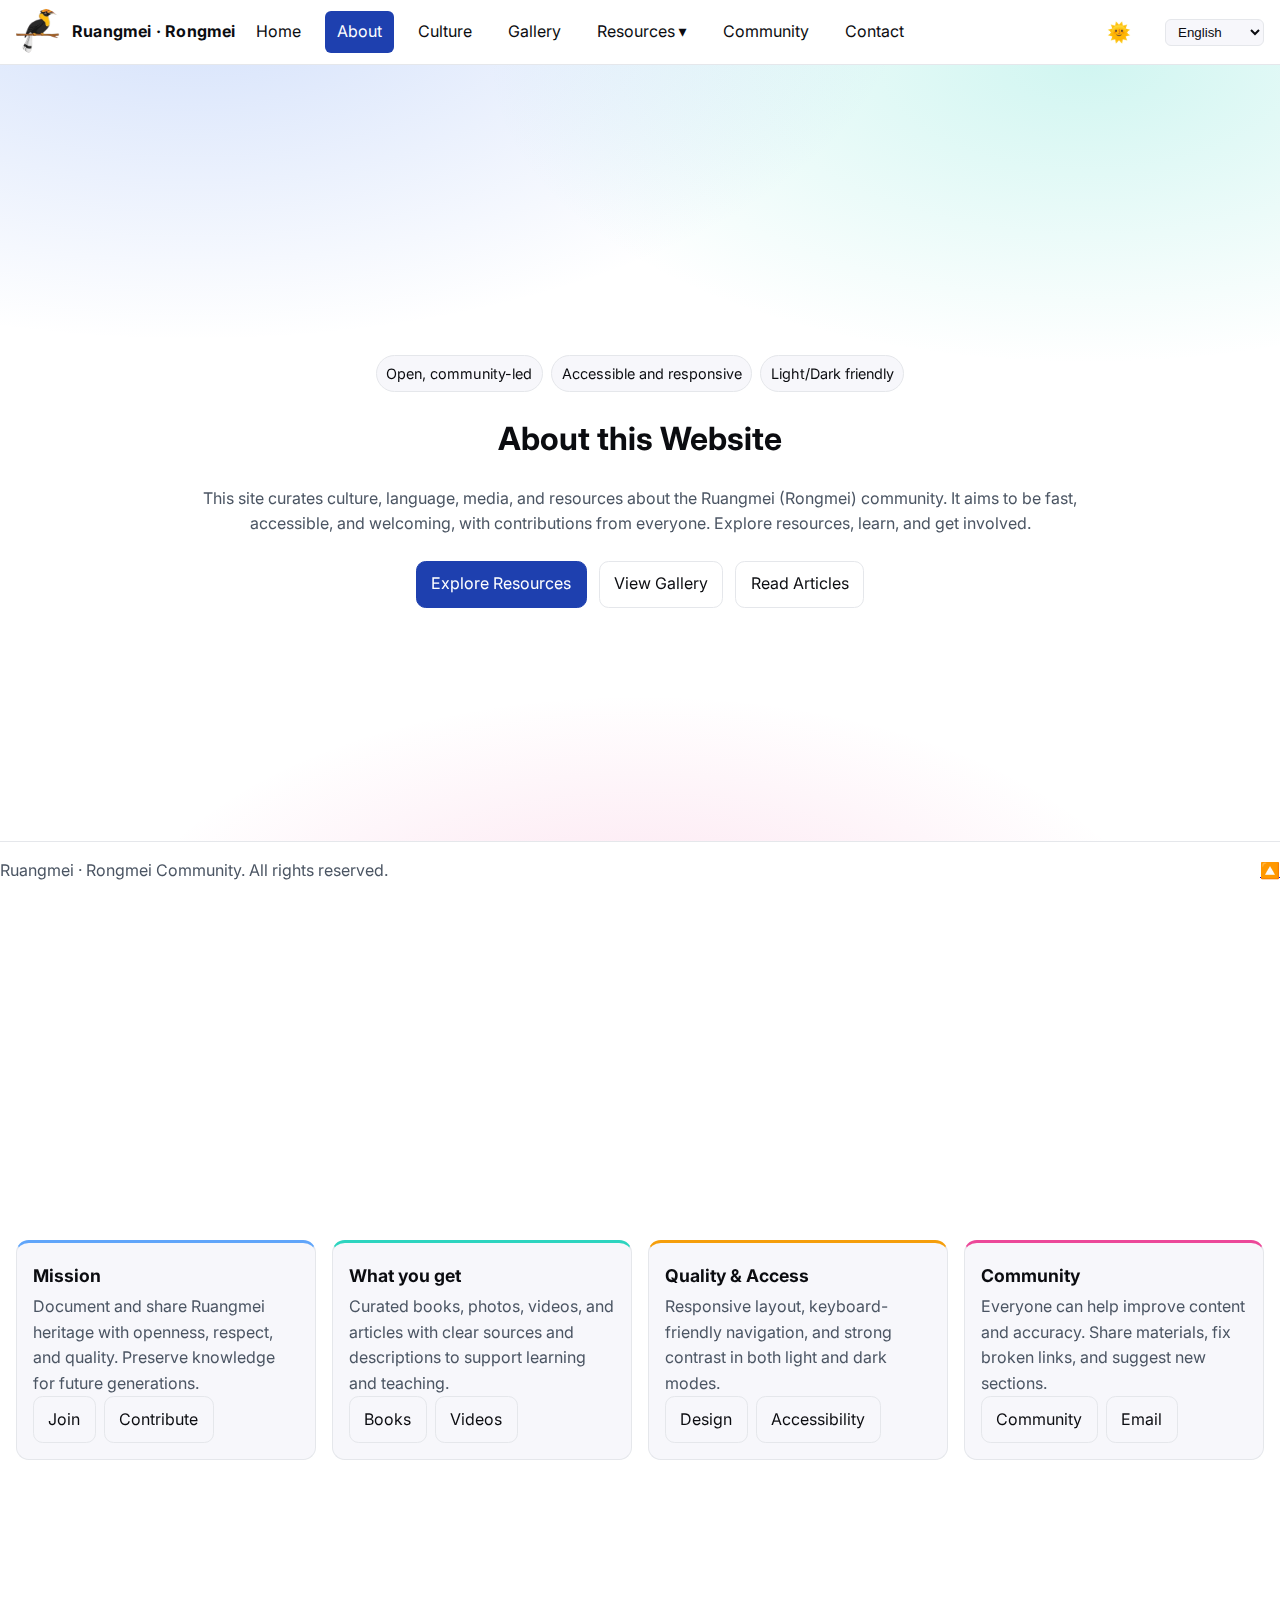
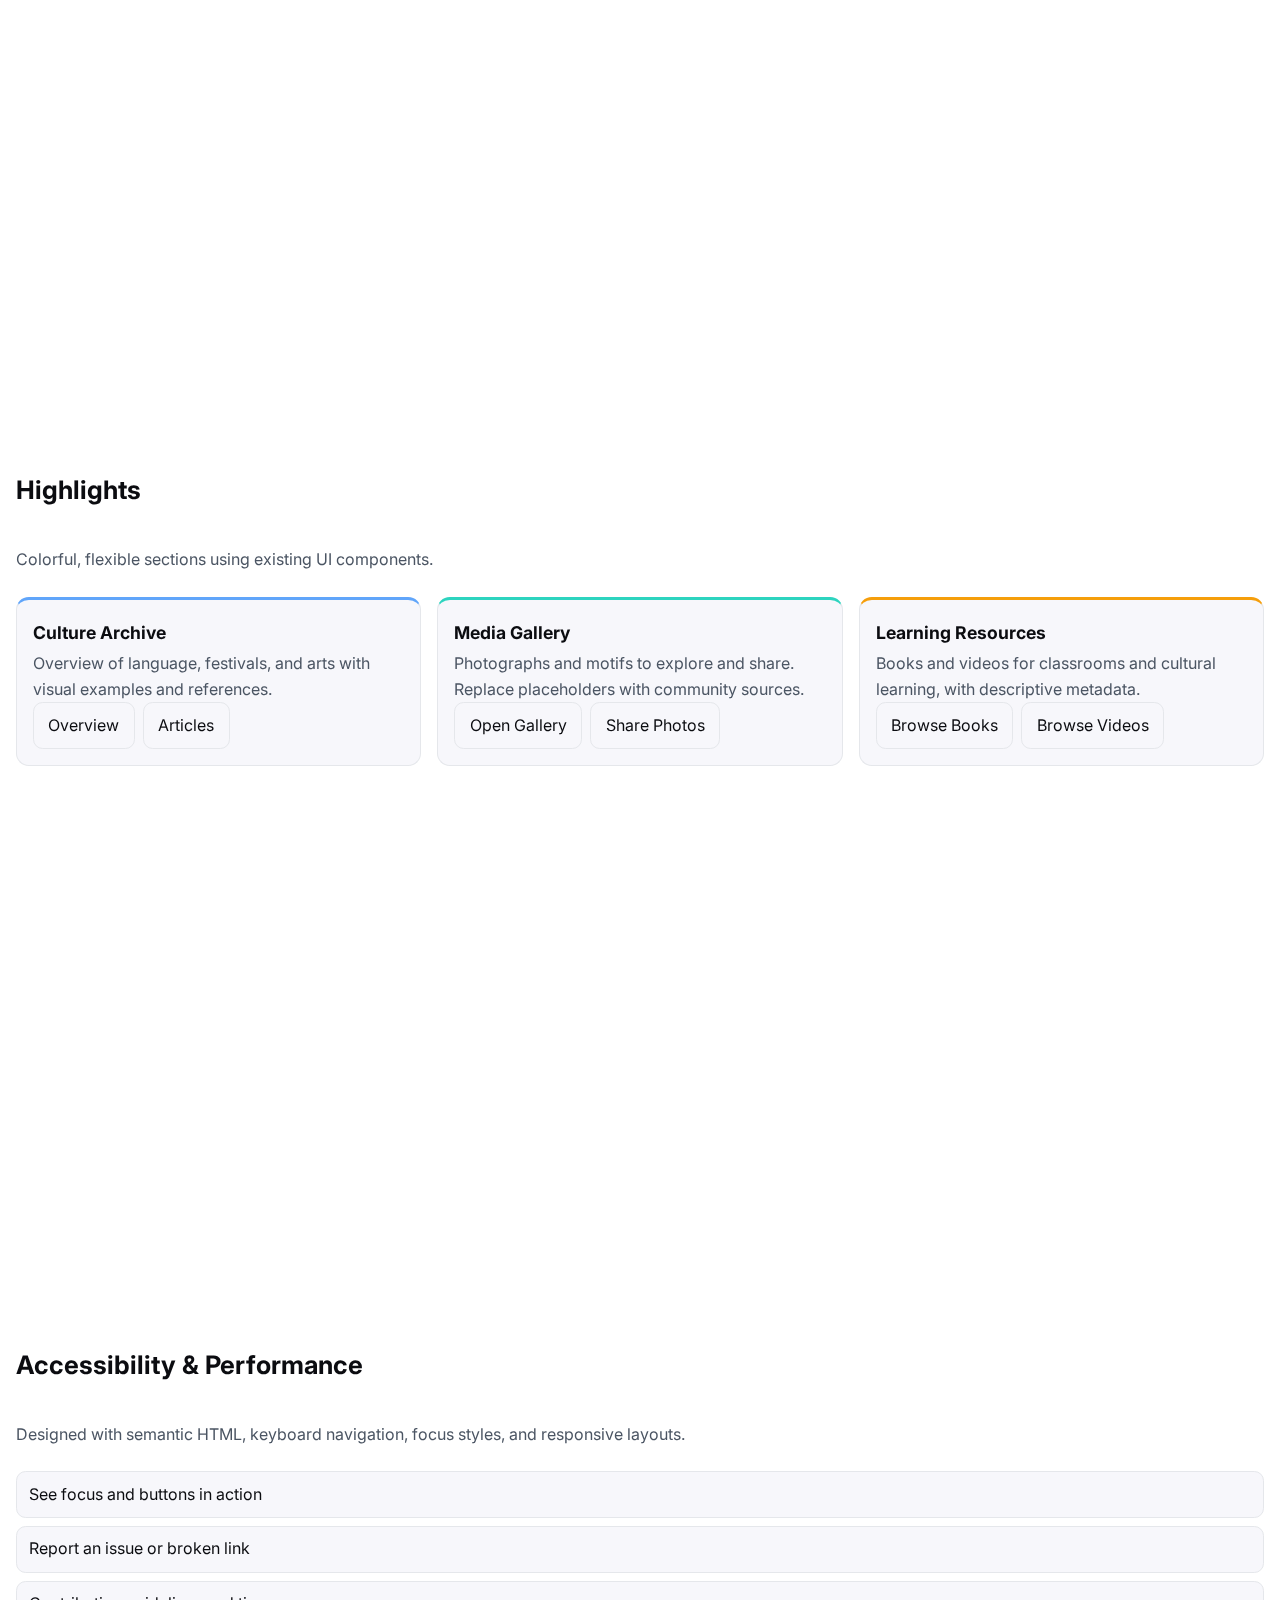
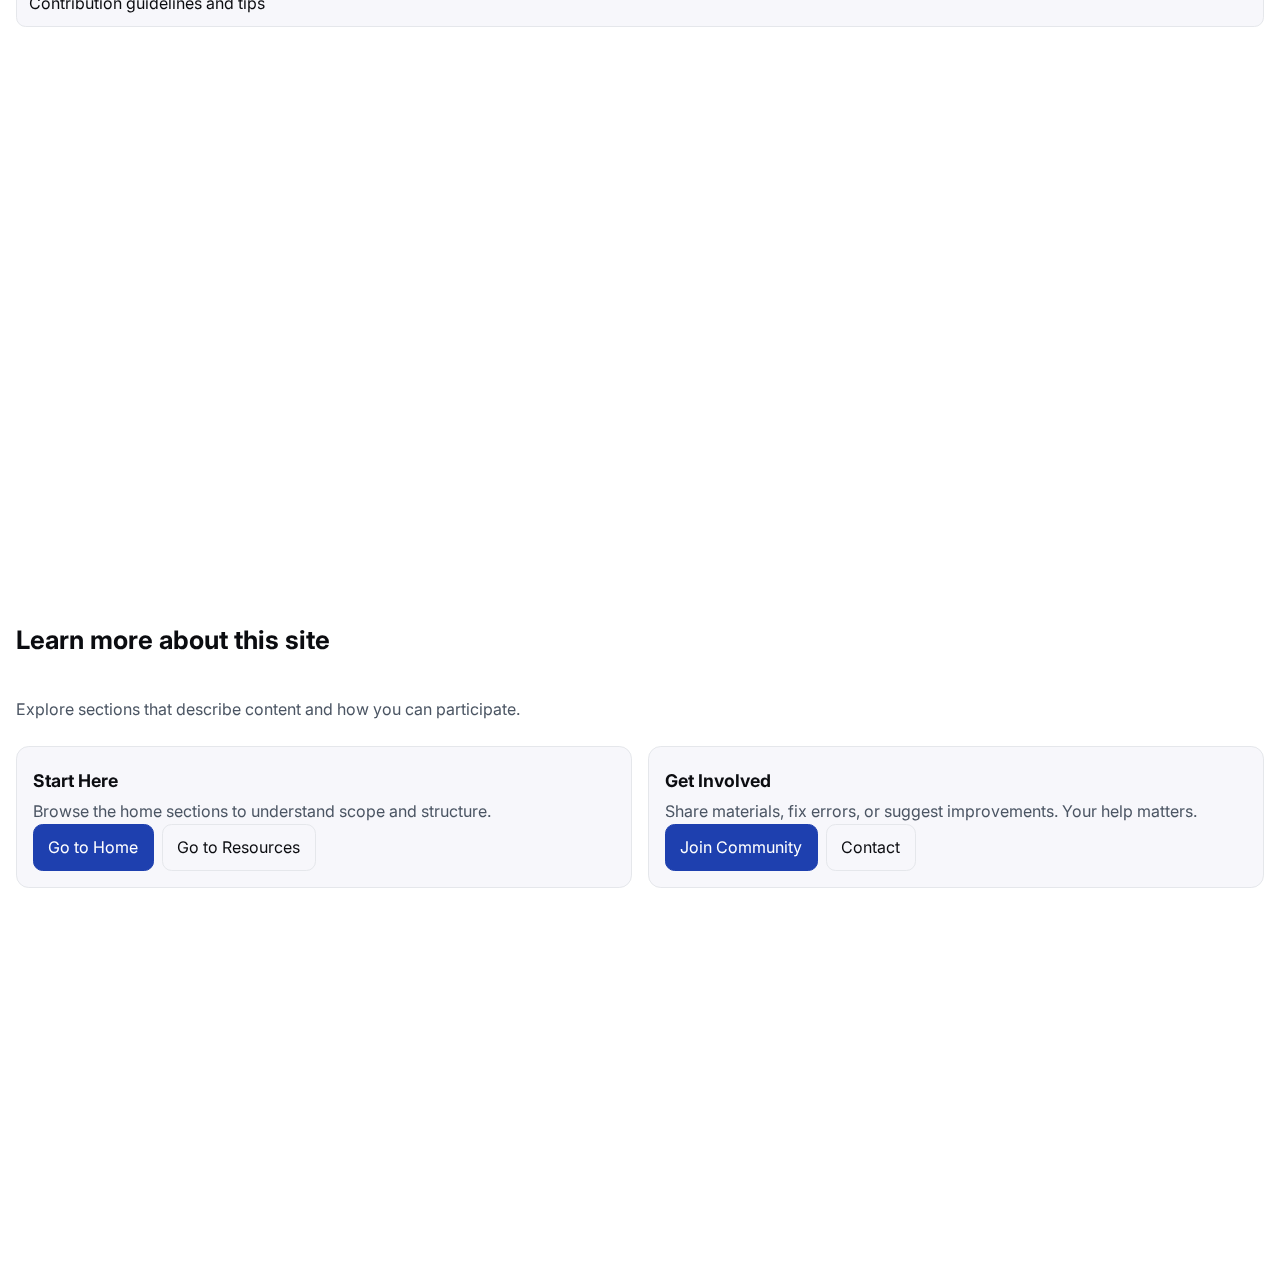
<file: pages/about.html>
<!doctype html>
<html lang="en">
<head>
  <meta charset="utf-8" />
  <meta name="viewport" content="width=device-width, initial-scale=1" />
  <meta name="description" content="About the Ruangmei (Rongmei) Community website: mission, features, resources, and how to contribute." />
  <title>About · Ruangmei (Rongmei) Community</title>
  <link rel="icon" type="image/png" sizes="32x32" href="../image/favicon_io/favicon-32x32.png">
  <link rel="preconnect" href="https://fonts.googleapis.com">
  <link rel="preconnect" href="https://fonts.gstatic.com" crossorigin>
  <link href="https://fonts.googleapis.com/css2?family=Inter:wght@400;600;700&display=swap" rel="stylesheet">
  <link rel="stylesheet" href="../asset/css/style.css" />
  <link rel="stylesheet" href="../asset/css/nav.css" />
  <link rel="stylesheet" href="../asset/css/about.css" />
</head>
<body>
  <a class="skip" href="#main">Skip to content</a>
  <header class="site-header">
    <div class="container header-inner">
      <div class="brand">
        <span class="logo" aria-hidden="true"><img class="logo-image" src="../image/icon/hornbill-bird-cartoon-removebg-preview_1_-removebg-preview.png" alt="logo"/></span>
        <span class="brand-text">Ruangmei · Rongmei</span>
      </div>
      <nav class="site-nav" aria-label="Primary">
        <button class="nav-toggle" aria-expanded="false" aria-controls="primary-menu" id="navToggle">☰</button>
        <ul id="primary-menu">
          <li><a href="../index.html#home">Home</a></li>
          <li><a href="./about.html" aria-current="page">About</a></li>
          <li><a href="./culture.html">Culture</a></li>
          <li><a href="./gallery.html">Gallery</a></li>
          <li class="has-submenu">
            <a class="submenu-toggle">Resources ▾</a>
            <ul class="submenu">
              <li><a href="./library.html">Books</a></li>
              <li><a href="./music.html">Music</a></li>
              <!--
              <li class="has-submenu">
                <a href="#" class="submenu-toggle">Web</a>
              </li> 
              -->
              <li><a href="./contribution.html">Contribution</a></li>
              <li><a href="./Videos.html">Videos</a></li>
            </ul>
          </li>
          <li><a href="./community.html">Community</a></li>
          <li><a href="./contact.html">Contact</a></li>
        </ul>
      </nav>
      <button id="themeToggle" class="theme-toggle" aria-label="Toggle dark mode">🌓</button>
      <!-- language selector -->
      <div id="langMount" class="lang-mount"></div>
    </div>
  </header>

  <main id="main">
    <section class="about-hero">
      <div class="container hero-inner">
        <div class="badges">
          <span class="pill">Open, community-led</span>
          <span class="pill">Accessible and responsive</span>
          <span class="pill">Light/Dark friendly</span>
        </div>
        <h1>About this Website</h1>
        <p class="lede">This site curates culture, language, media, and resources about the Ruangmei (Rongmei) community. It aims to be fast, accessible, and welcoming, with contributions from everyone. Explore resources, learn, and get involved.</p>
        <div class="actions">
          <a class="btn primary" href="../index.html#resources">Explore Resources</a>
          <a class="btn" href="./gallery.html">View Gallery</a>
          <a class="btn" href="./articles.html">Read Articles</a>
        </div>
      </div>
    </section>

    <section class="section alt">
      <div class="container">
        <div class="grid four">
          <article class="card accent-blue">
            <h3>Mission</h3>
            <p>Document and share Ruangmei heritage with openness, respect, and quality. Preserve knowledge for future generations.</p>
            <div class="inline-actions">
              <a class="btn" href="../index.html#community">Join</a>
              <a class="btn" href="./contribution.html">Contribute</a>
            </div>
          </article>
          <article class="card accent-teal">
            <h3>What you get</h3>
            <p>Curated books, photos, videos, and articles with clear sources and descriptions to support learning and teaching.</p>
            <div class="inline-actions">
              <a class="btn" href="./library.html">Books</a>
              <a class="btn" href="./Videos.html">Videos</a>
            </div>
          </article>
          <article class="card accent-amber">
            <h3>Quality & Access</h3>
            <p>Responsive layout, keyboard-friendly navigation, and strong contrast in both light and dark modes.</p>
            <div class="inline-actions">
              <a class="btn" href="../index.html#home">Design</a>
              <a class="btn" href="#accessibility">Accessibility</a>
            </div>
          </article>
          <article class="card accent-pink">
            <h3>Community</h3>
            <p>Everyone can help improve content and accuracy. Share materials, fix broken links, and suggest new sections.</p>
            <div class="inline-actions">
              <a class="btn" href="./community.html">Community</a>
              <a class="btn" href="mailto:jonahkamei42@gmail.com?subject=Ruangmei%20Site%20Feedback">Email</a>
            </div>
          </article>
        </div>
      </div>
    </section>

    <section class="section" id="highlights">
      <div class="container">
        <div class="section-head">
          <h2>Highlights</h2>
          <p>Colorful, flexible sections using existing UI components.</p>
        </div>
        <div class="grid three">
          <article class="card accent-blue">
            <h3>Culture Archive</h3>
            <p>Overview of language, festivals, and arts with visual examples and references.</p>
            <div class="inline-actions">
              <a class="btn" href="../index.html#culture">Overview</a>
              <a class="btn" href="./articles.html">Articles</a>
            </div>
          </article>
          <article class="card accent-teal">
            <h3>Media Gallery</h3>
            <p>Photographs and motifs to explore and share. Replace placeholders with community sources.</p>
            <div class="inline-actions">
              <a class="btn" href="./gallery.html">Open Gallery</a>
              <a class="btn" href="./contact.html">Share Photos</a>
            </div>
          </article>
          <article class="card accent-amber">
            <h3>Learning Resources</h3>
            <p>Books and videos for classrooms and cultural learning, with descriptive metadata.</p>
            <div class="inline-actions">
              <a class="btn" href="./library.html">Browse Books</a>
              <a class="btn" href="./Videos.html">Browse Videos</a>
            </div>
          </article>
        </div>
      </div>
    </section>

    <section class="section alt" id="accessibility">
      <div class="container">
        <div class="section-head">
          <h2>Accessibility & Performance</h2>
          <p>Designed with semantic HTML, keyboard navigation, focus styles, and responsive layouts.</p>
        </div>
        <div class="links">
          <a href="../index.html#home">See focus and buttons in action</a>
          <a href="./contact.html">Report an issue or broken link</a>
          <a href="./community.html">Contribution guidelines and tips</a>
        </div>
      </div>
    </section>

    <section class="section" id="learn-more">
      <div class="container">
        <div class="section-head">
          <h2>Learn more about this site</h2>
          <p>Explore sections that describe content and how you can participate.</p>
        </div>
        <div class="grid two">
          <article class="card">
            <h3>Start Here</h3>
            <p>Browse the home sections to understand scope and structure.</p>
            <div class="inline-actions">
              <a class="btn primary" href="../index.html#home">Go to Home</a>
              <a class="btn" href="../index.html#resources">Go to Resources</a>
            </div>
          </article>
          <article class="card">
            <h3>Get Involved</h3>
            <p>Share materials, fix errors, or suggest improvements. Your help matters.</p>
            <div class="inline-actions">
              <a class="btn primary" href="./community.html">Join Community</a>
              <a class="btn" href="mailto:jonahkamei42@gmail.com?subject=Ruangmei%20Website%20Contribution">Contact</a>
            </div>
          </article>
        </div>
      </div>
    </section>
  </main>

  <footer class="site-footer">
    <div class="container footer-inner">
      <p>  Ruangmei · Rongmei Community. All rights reserved.</p>
      <p><a href="#" id="backToTop">🔼</a></p>
    </div>
  </footer>

  <script>var fallback = [];</script>
  <script src="../asset/js/script.js" defer></script>
  <script src="../asset/js/translate.js" defer></script>
</body>
</html>
</file>
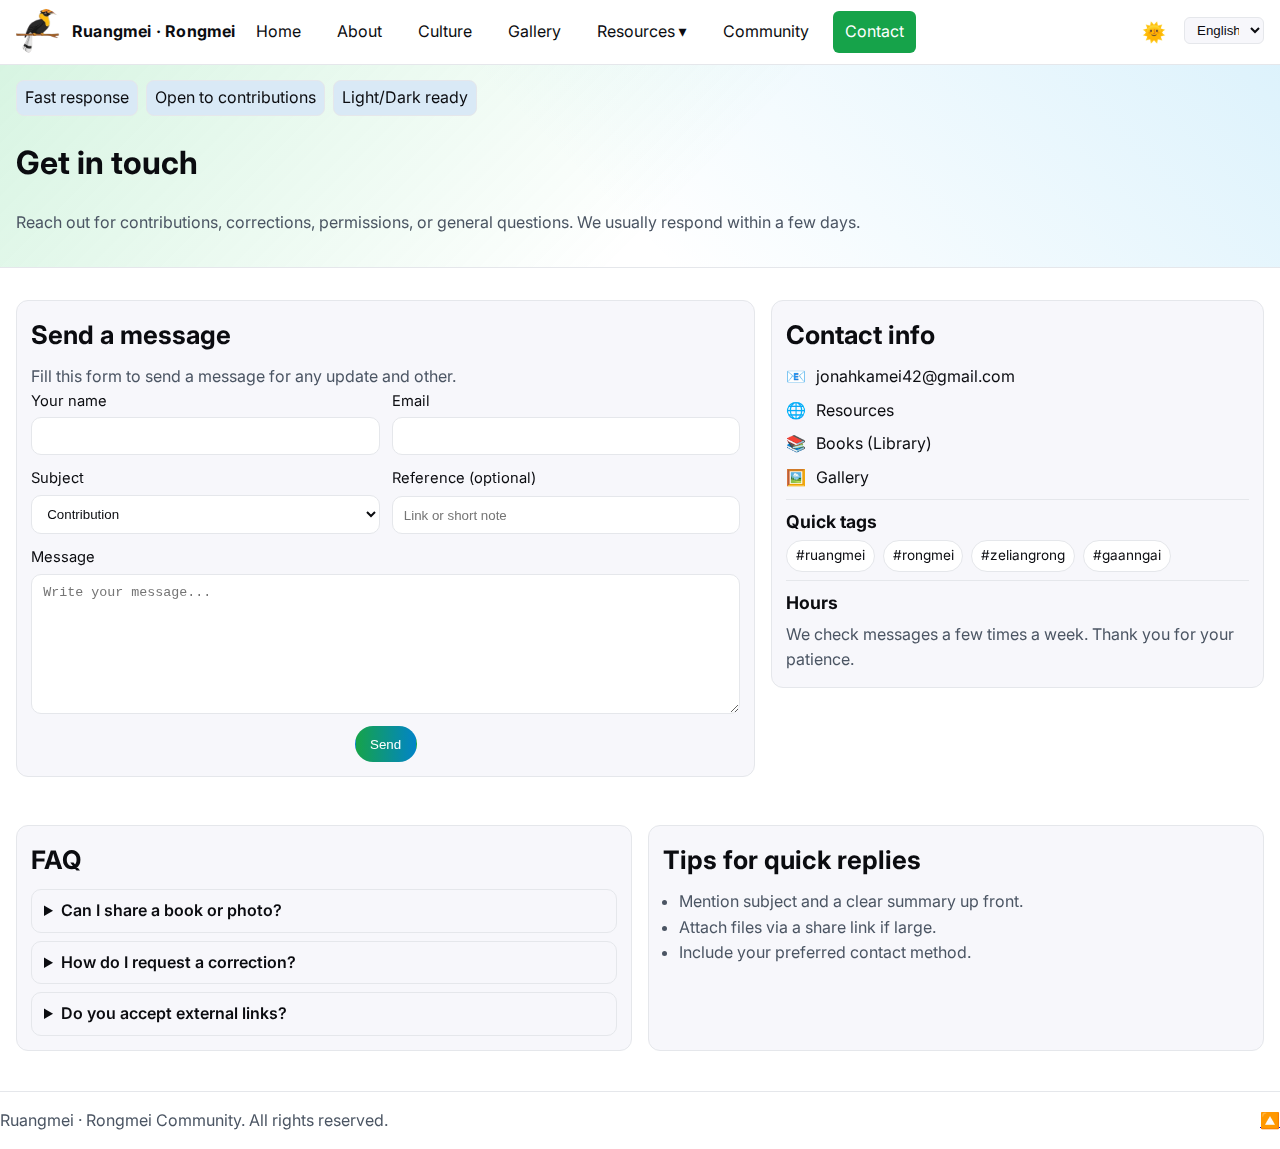
<file: pages/contact.html>
<!doctype html>
<html lang="en">
<head>
  <meta charset="utf-8" />
  <meta name="viewport" content="width=device-width, initial-scale=1" />
  <meta name="description" content="Contact the Ruangmei (Rongmei) Community coordinators: email, quick links, and FAQ." />
  <title>Contact · Ruangmei (Rongmei)</title>
  <link rel="icon" type="image/png" sizes="32x32" href="../image/favicon_io/favicon-32x32.png">
  <link rel="preconnect" href="https://fonts.googleapis.com">
  <link rel="preconnect" href="https://fonts.gstatic.com" crossorigin>
  <link href="https://fonts.googleapis.com/css2?family=Inter:wght@400;600;700&display=swap" rel="stylesheet">
  <link rel="stylesheet" href="../asset/css/style.css" />
  <link rel="stylesheet" href="../asset/css/nav.css" />
  <link rel="stylesheet" href="../asset/css/contact.css" />
  <style>
    /*------------------------------------------*/
    /*Translate language selection button*/
    .contact-lang-mount { display: flex; justify-content: flex-end; gap: .5rem; margin: .25rem 0 .5rem; width:5rem; }
    .contact-lang-mount .lang-select { display: inline-block !important; }
    /*------------------------------------------*/
  </style>
</head>
<body>
  <a class="skip" href="#main">Skip to content</a>
  <header class="site-header">
    <div class="container header-inner">
      <div class="brand">
        <span class="logo" aria-hidden="true"><img class="logo-image" src="../image/icon/hornbill-bird-cartoon-removebg-preview_1_-removebg-preview.png" alt="logo"/></span>
        <span class="brand-text">Ruangmei · Rongmei</span>
      </div>
      <nav class="site-nav" aria-label="Primary">
        <button class="nav-toggle" aria-expanded="false" aria-controls="primary-menu" id="navToggle">☰</button>
        <ul id="primary-menu">
          <li><a href="../index.html#home">Home</a></li>
          <li><a href="./about.html">About</a></li>
          <li><a href="./culture.html">Culture</a></li>
          <li><a href="./gallery.html">Gallery</a></li>
          <li class="has-submenu">
            <a class="submenu-toggle">Resources ▾</a>
            <ul class="submenu">
              <li><a href="./library.html">Books</a></li>
              <li><a href="./music.html">Music</a></li>
              <!--
              <li class="has-submenu"><a href="#" class="submenu-toggle">Web</a></li>
              -->
              <li><a href="./contribution.html">Contribution</a></li>
              <li><a href="./Videos.html">Videos</a></li>
            </ul>
          </li>
          <li><a href="./community.html">Community</a></li>
          <li><a href="./contact.html" aria-current="page">Contact</a></li>
        </ul>
      </nav>
      <button id="themeToggle" class="theme-toggle" aria-label="Toggle dark mode">🌓</button>
      <!--Translate language selection button-->
      <div id="contactLangMount" class="contact-lang-mount"></div>
    </div>
  </header>

  <main id="main">
    <section class="section contact-hero">
      <div class="container">
        
        <div class="pillrow" style="margin-bottom:.5rem"><span class="badge">Fast response</span><span class="badge">Open to contributions</span><span class="badge">Light/Dark ready</span></div>
        <h1>Get in touch</h1>
        <p class="muted">Reach out for contributions, corrections, permissions, or general questions. We usually respond within a few days.</p>
      </div>
    </section>

    <section class="section">
      <div class="container shell">
        <article class="card">
          <h2>Send a message</h2>
          <p class="muted">Fill this form to send a message for any update and other.</p>
          <form id="contactForm"></form>

        </article>

        <aside class="card">
          <h2>Contact info</h2>
          <div class="info-list">
            <div class="info-item">📧 <a href="mailto:jonahkamei42@gmail.com">jonahkamei42@gmail.com</a></div>
            <div class="info-item">🌐 <a href="../pages/resources.html">Resources</a></div>
            <div class="info-item">📚 <a href="../pages/library.html">Books (Library)</a></div>
            <div class="info-item">🖼️ <a href="../pages/gallery.html">Gallery</a></div>
          </div>
          <div class="divider"></div>
          <h3 style="margin:.25rem 0 .25rem">Quick tags</h3>
          <div class="pillrow">
            <span class="pill">#ruangmei</span>
            <span class="pill">#rongmei</span>
            <span class="pill">#zeliangrong</span>
            <span class="pill">#gaanngai</span>
          </div>
          <div class="divider"></div>
          <h3 style="margin:.25rem 0 .25rem">Hours</h3>
          <p class="muted">We check messages a few times a week. Thank you for your patience.</p>
        </aside>
      </div>
    </section>

    <section class="section">
      <div class="container grid-two">
        <article class="card">
          <h2>FAQ</h2>
          <div class="faq">
            <details>
              <summary>Can I share a book or photo?</summary>
              <p>Yes. Please ensure you have rights to share and include source, year, and any permissions in your message.</p>
            </details>
            <details>
              <summary>How do I request a correction?</summary>
              <p>Use the form with subject “Correction”, paste the link to the page, and describe the change clearly.</p>
            </details>
            <details>
              <summary>Do you accept external links?</summary>
              <p>We prefer vetted sources. Share the link and a short description for review.</p>
            </details>
          </div>
        </article>
        <article class="card">
          <h2>Tips for quick replies</h2>
          <ul class="muted" style="margin:0; padding-left: 1rem;">
            <li>Mention subject and a clear summary up front.</li>
            <li>Attach files via a share link if large.</li>
            <li>Include your preferred contact method.</li>
          </ul>
        </article>
      </div>
    </section>
  </main>

  <footer class="site-footer contact-footer">
    <div class="container footer-inner">
      <p>  Ruangmei · Rongmei Community. All rights reserved.</p>
      <p><a href="#" id="backToTop">🔼</a></p>
    </div>
  </footer>

  <script>var fallback = [];</script>
  <script src="../asset/js/script.js" defer></script>
  <script src="../asset/js/contact.js" defer></script>
  <script src="../asset/js/translate.js" defer></script>
</body>
</html>
</file>
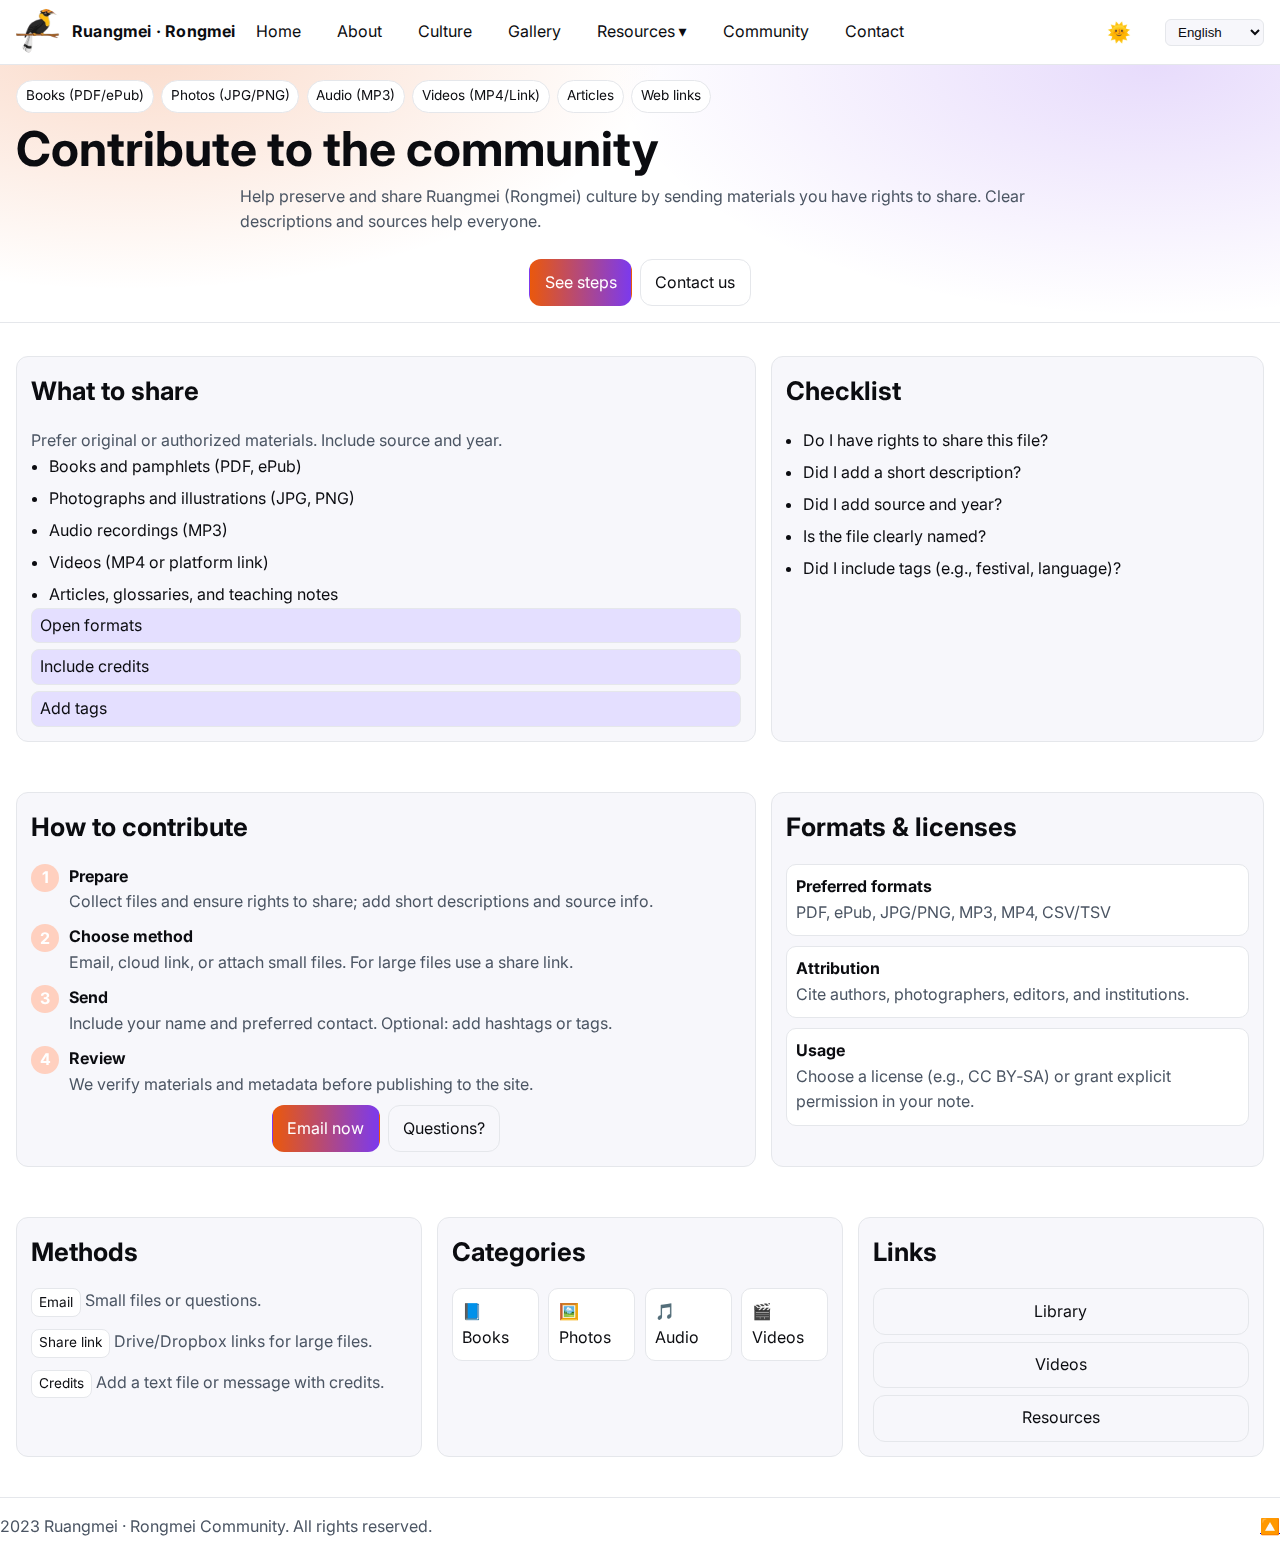
<file: pages/contribution.html>
<!doctype html>
<html lang="en">
<head>
  <meta charset="utf-8" />
  <meta name="viewport" content="width=device-width, initial-scale=1" />
  <meta name="description" content="Contribute books, photos, videos, and articles to the Ruangmei (Rongmei) community site with clear guidelines and steps." />
  <title>Contribute · Ruangmei (Rongmei)</title>
  <link rel="icon" type="image/png" sizes="32x32" href="../image/favicon_io/favicon-32x32.png">
  <link rel="preconnect" href="https://fonts.googleapis.com">
  <link rel="preconnect" href="https://fonts.gstatic.com" crossorigin>
  <link href="https://fonts.googleapis.com/css2?family=Inter:wght@400;600;700&display=swap" rel="stylesheet">
  <link rel="stylesheet" href="../asset/css/style.css" />
  <link rel="stylesheet" href="../asset/css/nav.css" />
  <link rel="stylesheet" href="../asset/css/contribution.css" />
</head>
<body>
  <a class="skip" href="#main">Skip to content</a>
  <header class="site-header">
    <div class="container header-inner">
      <div class="brand">
        <span class="logo" aria-hidden="true"><img class="logo-image" src="../image/icon/hornbill-bird-cartoon-removebg-preview_1_-removebg-preview.png" alt="logo"/></span>
        <span class="brand-text">Ruangmei · Rongmei</span>
      </div>
      <nav class="site-nav" aria-label="Primary">
        <button class="nav-toggle" aria-expanded="false" aria-controls="primary-menu" id="navToggle">☰</button>
        <ul id="primary-menu">
          <li><a href="../index.html#home">Home</a></li>
          <li><a href="./about.html">About</a></li>
          <li><a href="./culture.html">Culture</a></li>
          <li><a href="./gallery.html">Gallery</a></li>
          <li class="has-submenu">
            <a class="submenu-toggle">Resources ▾</a>
            <ul class="submenu">
              <li><a href="./library.html">Books</a></li>
              <li><a href="./music.html">Music</a></li>
              <!--
              <li class="has-submenu"><a href="#" class="submenu-toggle">Web</a></li>
              -->
              <li><a href="./contribution.html">Contribute</a></li>
              <li><a href="./Videos.html">Videos</a></li>
            </ul>
          </li>
          <li><a href="./community.html">Community</a></li>
          <li><a href="./contact.html">Contact</a></li>
        </ul>
      </nav>
      <button id="themeToggle" class="theme-toggle" aria-label="Toggle dark mode">🌓</button>
      <!--language selector-->
      <div id="langMount" class="lang-mount"></div>
    </div>
  </header>

  <main id="main">
    <section class="section hero">
      <div class="container">
        <div class="chips" style="margin-bottom:.5rem">
          <span class="chip">Books (PDF/ePub)</span>
          <span class="chip">Photos (JPG/PNG)</span>
          <span class="chip">Audio (MP3)</span>
          <span class="chip">Videos (MP4/Link)</span>
          <span class="chip">Articles</span>
          <span class="chip">Web links</span>
        </div>
        <h1>Contribute to the community</h1>
        <p class="muted">Help preserve and share Ruangmei (Rongmei) culture by sending materials you have rights to share. Clear descriptions and sources help everyone.</p>
        <div class="actions">
          <a class="btn primary" href="#how">See steps</a>
          <a class="btn" href="./contact.html">Contact us</a>
        </div>
      </div>
    </section>

    <section class="section">
      <div class="container grid g-two">
        <article class="card">
          <h2>What to share</h2>
          <p class="muted">Prefer original or authorized materials. Include source and year.</p>
          <ul class="list">
            <li>Books and pamphlets (PDF, ePub)</li>
            <li>Photographs and illustrations (JPG, PNG)</li>
            <li>Audio recordings (MP3)</li>
            <li>Videos (MP4 or platform link)</li>
            <li>Articles, glossaries, and teaching notes</li>
          </ul>
          <div class="mini">
            <span class="badge">Open formats</span>
            <span class="badge">Include credits</span>
            <span class="badge">Add tags</span>
          </div>
        </article>
        <aside class="card">
          <h2>Checklist</h2>
          <ul class="list">
            <li>Do I have rights to share this file?</li>
            <li>Did I add a short description?</li>
            <li>Did I add source and year?</li>
            <li>Is the file clearly named?</li>
            <li>Did I include tags (e.g., festival, language)?</li>
          </ul>
        </aside>
      </div>
    </section>

    <section class="section" id="how">
      <div class="container grid g-two">
        <article class="card">
          <h2>How to contribute</h2>
          <div class="stepper">
            <div class="step"><span class="n">1</span><div><strong>Prepare</strong><p class="muted">Collect files and ensure rights to share; add short descriptions and source info.</p></div></div>
            <div class="step"><span class="n">2</span><div><strong>Choose method</strong><p class="muted">Email, cloud link, or attach small files. For large files use a share link.</p></div></div>
            <div class="step"><span class="n">3</span><div><strong>Send</strong><p class="muted">Include your name and preferred contact. Optional: add hashtags or tags.</p></div></div>
            <div class="step"><span class="n">4</span><div><strong>Review</strong><p class="muted">We verify materials and metadata before publishing to the site.</p></div></div>
          </div>
          <div class="actions" style="margin-top:.5rem">
            <a class="btn primary" href="mailto:jonahkamei42@gmail.com?subject=Ruangmei%20Contribution">Email now</a>
            <a class="btn" href="./contact.html">Questions?</a>
          </div>
        </article>
        <aside class="card">
          <h2>Formats & licenses</h2>
          <div class="compact">
            <div class="tile"><strong>Preferred formats</strong><p class="muted">PDF, ePub, JPG/PNG, MP3, MP4, CSV/TSV</p></div>
            <div class="tile"><strong>Attribution</strong><p class="muted">Cite authors, photographers, editors, and institutions.</p></div>
            <div class="tile"><strong>Usage</strong><p class="muted">Choose a license (e.g., CC BY‑SA) or grant explicit permission in your note.</p></div>
          </div>
        </aside>
      </div>
    </section>

    <section class="section">
      <div class="container grid g-three">
        <article class="card">
          <h2>Methods</h2>
          <div class="guide">
            <div><span class="kbd">Email</span> <span class="muted">Small files or questions.</span></div>
            <div><span class="kbd">Share link</span> <span class="muted">Drive/Dropbox links for large files.</span></div>
            <div><span class="kbd">Credits</span> <span class="muted">Add a text file or message with credits.</span></div>
          </div>
        </article>
        <article class="card">
          <h2>Categories</h2>
          <div class="grid-icons">
            <div class="tile">📘 Books</div>
            <div class="tile">🖼️ Photos</div>
            <div class="tile">🎵 Audio</div>
            <div class="tile">🎬 Videos</div>
          </div>
        </article>
        <article class="card">
          <h2>Links</h2>
          <div class="mini">
            <a class="btn" href="./library.html">Library</a>
            <a class="btn" href="./Videos.html">Videos</a>
            <a class="btn" href="../index.html#resources">Resources</a>
          </div>
        </article>
      </div>
    </section>
  </main>

  <footer class="site-footer">
    <div class="container footer-inner">
      <p> 2023 Ruangmei · Rongmei Community. All rights reserved.</p>
      <p><a href="#" id="backToTop">🔼</a></p>
    </div>
  </footer>

  <script>var fallback = [];</script>
  <script src="../asset/js/script.js" defer></script>
  <script src="../asset/js/translate.js" defer></script>
</body>
</html>
</file>
<file: asset/css/style.css>
/* Theme variables & color tokens */
:root {
  --bg: #0b0c10;
  --surface: #111217;
  --card: #141621;
  --text: #e6e6e6;
  --muted: #a1a1aa;
  --primary: #5b8def;
  --accent: #2dd4bf;
  --ring: rgba(91, 141, 239, 0.45);
  --border: #232533;
}

html.theme-transition,
html.theme-transition body,
html.theme-transition * {
  transition: background-color 0.12s ease, color 0.12s ease, border-color 0.12s ease, box-shadow 0.12s ease, fill 0.12s ease, stroke 0.12s ease !important;
}

body[data-theme="light"] {
  --bg: #ffffff;
  --surface: #ffffff;
  --card: #f7f7fb;
  --text: #0b0c10;
  --muted: #4b5563;
  --primary: #1e40af;
  --accent: #0ea5e9;
  --ring: rgba(30, 64, 175, 0.25);
  --border: #e5e7eb;
}

@media (prefers-color-scheme: light) {
  body:not([data-theme]) {
    background: #ffffff;
    color: #0b0c10;
  }
}

* {
  box-sizing: border-box;
}
html,
body {
  height: 100%;
}
body {
  margin: 0;
  font-family:
    "Inter",
    system-ui,
    -apple-system,
    Segoe UI,
    Roboto,
    Arial,
    "Noto Sans",
    "Apple Color Emoji",
    "Segoe UI Emoji";
  line-height: 1.6;
  background: var(--bg);
  color: var(--text);
  -webkit-font-smoothing: antialiased;
  -moz-osx-font-smoothing: grayscale;
}

/* Full-page sections with vertical scroll-snap; header height is 64px */
main {
  scroll-snap-type: y mandatory;
  scroll-padding-top: 64px;
}

/* Global container: full-width with side padding */
.container {
  width: 100%;
  max-width: 100%;
  margin: 0 auto;
  padding: 0 1rem;
}

.skip {
  position: absolute;
  left: -999px;
  top: auto;
  width: 1px;
  height: 1px;
  overflow: hidden;
}
.skip:focus {
  left: 1rem;
  top: 1rem;
  width: auto;
  height: auto;
  background: var(--primary);
  color: #fff;
  padding: 0.5rem 0.75rem;
  border-radius: 0.5rem;
}
/* Sticky header with translucent background */
.site-header {
  position: fixed;
  top: 0;
  left: 0;
  right: 0;
  z-index: 50;
  background: var(--surface);
  border-bottom: 1px solid var(--border);
  backdrop-filter: saturate(180%) blur(10px);
}
.header-inner {
  display: flex;
  align-items: center;
  justify-content: space-between;
  height: 64px;
  gap: 0.5rem;
}
.header-inner .brand { flex: 0 0 auto; }
.header-inner .site-nav { flex: 1 1 auto; min-width: 0; }
#themeToggle, .lang-select { flex: 0 0 auto; }
/* Offset main content below fixed header */
.site-header + main {
  margin-top: 64px;
}
.brand {
  display: flex;
  align-items: center;
  gap: 0.5rem;
  font-weight: 700;
}/*--------------------------*/
/* logo */
.brand .logo {
  font-size: 1.2rem;
}
.logo-image{
  width: 3rem;
  height: 3rem;
  background-color: transparent;
  border-radius: 50%;
  display: block;
}
/*-----------------------------*/
.brand .brand-text {
  letter-spacing: 0.2px;
  white-space: nowrap;
  overflow: hidden;
  text-overflow: ellipsis;
  max-width: 40vw;
}

.site-nav {
  position: relative;
}

/* Navigation list */
.site-nav > ul {
  list-style: none;
  margin: 0;
  padding: 0;
  display: flex;
  gap: 0.75rem;
  align-items: center;
}
.site-nav a {
  color: var(--text);
  text-decoration: none;
  padding: 0.45rem 0.5rem;
  border-radius: 0.375rem;
}
.site-nav a:hover,
.site-nav a:focus {
  outline: none;
  background: var(--primary);
}
/* language selector */
/* Language selector mount: shared across pages */
.lang-mount {
  display: flex;
  align-items: center;
  gap: 0.5rem;
  margin-left: 0.5rem;
}
.lang-mount .lang-select { display: inline-block !important; }

/* Active page link */
.site-nav a.active {
  background: var(--primary);
}

.nav-toggle {
  display: none;
  background: transparent;
  border: 1px solid var(--border);
  color: var(--text);
  padding: 0.45rem 0.65rem;
  border-radius: 0.5rem;
}
.theme-toggle {
  background: transparent;
  border: 0px;
  color: var(--text);
  padding: 0.45rem 0.65rem;
  font-size: 1.2rem;
  cursor:pointer;
}

.theme-toggle:active {
  transform: scale(0.96);
}


@media (max-width: 768px) {
  .nav-toggle {
    display: inline-flex;
    align-items: center;
  }
  .brand .brand-text { max-width: 30vw; }
  .site-nav > ul {
    display: none !important;
    position: absolute;
    right: 0;
    top: 64px;
    background: var(--surface);
    border: 1px solid var(--border);
    border-radius: 0.5rem;
    padding: 0.5rem;
    flex-direction: column;
    min-width: 200px;
  }
  .site-nav > ul.open {
    display: flex !important;
  }
}

/* Hero section background and sizing */
.hero {
  background:
    radial-gradient(
      1200px 600px at 20% -10%,
      rgba(91, 141, 239, 0.25),
      transparent 60%
    ),
    radial-gradient(
      1200px 600px at 80% 10%,
      rgba(45, 212, 191, 0.15),
      transparent 60%
    );
  border-bottom: 1px solid var(--border);
}
.hero {
  min-height: calc(100vh - 64px);
  min-height: calc(100dvh - 64px);
  scroll-snap-align: start;
  scroll-margin-top: 64px;
  display: grid;
  align-items: center;
}
.hero-inner {
  padding: 1rem 0 1rem;
  text-align: center;
}
.hero h1 {
  font-size: clamp(2rem, 3.8vw, 3rem);
  line-height: 1.15;
  margin: 0 0 0.5rem;
}
.hero p {
  max-width: 800px;
  margin: 0.5rem auto 1.5rem;
  color: var(--muted);
}
.actions {
  display: inline-flex;
  gap: 0.75rem;
  flex-wrap: wrap;
  justify-content: center;
}

.btn {
  display: inline-flex;
  align-items: center;
  gap: 0.5rem;
  padding: 0.6rem 0.9rem;
  border-radius: 0.6rem;
  border: 1px solid var(--border);
  color: var(--text);
  text-decoration: none;
  transition: transform 0.08s ease;
}
.btn:hover {
  transform: translateY(-1px);
  background: rgba(255, 255, 255, 0.05);
}
.btn.primary {
  background: var(--primary);
  border-color: var(--primary);
  color: #fff;
}

/* Generic full-screen section */
.section {
  padding: 3rem 0;
  min-height: calc(100vh - 64px);
  min-height: calc(100dvh - 64px);
  scroll-snap-align: start;
  scroll-margin-top: 64px;
  display: grid;
  align-items: center;
}
.section.alt {
  background: var(--surface);
}
.section h2 {
  font-size: 1.6rem;
  margin: 0 0 1rem;
}
.section p {
  color: var(--muted);
}
.hero,
.section {
  scroll-margin-top: 64px;
}

/* Grid utilities */
.grid {
  display: grid;
  gap: 1rem;
}
.grid.two {
  grid-template-columns: repeat(2, minmax(0, 1fr));
}
.grid.three {
  grid-template-columns: repeat(3, minmax(0, 1fr));
}
@media (max-width: 900px) {
  .grid.three {
    grid-template-columns: repeat(2, 1fr);
  }
}
@media (max-width: 640px) {
  .grid.two,
  .grid.three {
    grid-template-columns: 1fr;
  }
}

/* Cards */
.card {
  background: var(--card);
  border: 1px solid var(--border);
  border-radius: 0.8rem;
  padding: 1rem;
}
.card h3 {
  margin: 0.2rem 0 0.25rem;
  font-size: 1.1rem;
}
.card p {
  margin: 0;
  color: var(--muted);
}

/* Gallery grid */
.gallery-grid {
  display: grid;
  grid-template-columns: repeat(4, 1fr);
  gap: 0.75rem;
}
@media (max-width: 900px) {
  .gallery-grid {
    grid-template-columns: repeat(3, 1fr);
  }
}
@media (max-width: 640px) {
  .gallery-grid {
    grid-template-columns: repeat(2, 1fr);
  }
}
.gallery-grid figure {
  margin: 0;
  overflow: hidden;
  border-radius: 0.6rem;
  border: 1px solid var(--border);
  background: var(--card);
}
.gallery-grid img {
  width: 100%;
  height: 180px;
  object-fit: cover;
  display: block;
  filter: saturate(1.05) contrast(1.02);
}
.gallery-grid figcaption {
  padding: 0.5rem 0.6rem;
  font-size: 0.9rem;
  color: var(--muted);
}

/* Toolbar */
.toolbar {
  display: flex;
  align-items: center;
  justify-content: space-between;
  gap: 1rem;
  margin: 0.5rem 0 1rem;
  flex-wrap: wrap;
}
.filters {
  display: flex;
  gap: 0.5rem;
  flex-wrap: wrap;
}
.chip {
  border: 1px solid var(--border);
  background: transparent;
  color: var(--text);
  border-radius: 999px;
  padding: 0.35rem 0.7rem;
  cursor: pointer;
}
.chip.active,
.chip:focus {
  outline: none;
  border-color: var(--primary);
  box-shadow: 0 0 0 3px var(--ring);
}
.search input {
  background: var(--card);
  border: 1px solid var(--border);
  color: var(--text);
  padding: 0.5rem 0.6rem;
  border-radius: 0.6rem;
  min-width: 220px;
}

/* Resource cards */
.resource {
  display: flex;
  flex-direction: column;
  gap: 0.5rem;
}
.resource .meta {
  font-size: 0.85rem;
  color: var(--muted);
}
.resource .actions {
  display: flex;
  gap: 0.5rem;
}
.resource a.btn {
  width: fit-content;
}

/* Footer */
.site-footer {
  border-top: 1px solid var(--border);
  background: var(--surface);
}
.footer-inner {
  padding: 1rem 0;
  display: flex;
  align-items: center;
  justify-content: space-between;
  gap: 1rem;
  flex-wrap: wrap;
}
.footer-inner p {
  margin: 0;
  color: var(--muted);
}

/* Focus ring */
:where(button, a, input):focus-visible {
  outline: none;
  box-shadow: 0 0 0 3px var(--ring);
}

.blink{
      animation: blink .9s infinite;
      cursor:pointer;
    }
    @keyframes blink {
      0% { opacity: 1; }
      50% { opacity: 0; }
      100% { opacity: 1; }
    }
</file>
<file: asset/css/about.css>
main {
  display: flex;
  flex-direction: column;
  gap: 2rem;
  padding-bottom: 96px;
}
.about-hero {
  min-height: calc(100vh - 64px);
  min-height: calc(100dvh - 64px);
  display: grid;
  align-items: center;
  background:
    radial-gradient(
      1200px 600px at 15% -10%,
      rgba(91, 141, 239, 0.28),
      transparent 60%
    ),
    radial-gradient(
      1000px 500px at 85% 0%,
      rgba(45, 212, 191, 0.22),
      transparent 60%
    ),
    radial-gradient(
      900px 480px at 50% 110%,
      rgba(236, 72, 153, 0.18),
      transparent 60%
    );
  border-bottom: 1px solid var(--border);
}
.lede {
  color: var(--muted);
  max-width: 900px;
  margin: 0.5rem auto 1.5rem;
}
.badges {
  display: inline-flex;
  gap: 0.5rem;
  flex-wrap: wrap;
  justify-content: center;
}
.pill {
  display: inline-flex;
  align-items: center;
  gap: 0.5rem;
  padding: 0.35rem 0.6rem;
  border-radius: 999px;
  border: 1px solid var(--border);
  background: var(--card);
  font-size: 0.9rem;
}
.grid.four {
  display: grid;
  gap: 1rem;
  grid-template-columns: repeat(4, minmax(0, 1fr));
}
@media (max-width: 900px) {
  .grid.four {
    grid-template-columns: repeat(2, 1fr);
  }
}
@media (max-width: 640px) {
  .grid.four {
    grid-template-columns: 1fr;
  }
}
.card.accent-blue {
  border-top: 3px solid #60a5fa;
}
.card.accent-teal {
  border-top: 3px solid #2dd4bf;
}
.card.accent-amber {
  border-top: 3px solid #f59e0b;
}
.card.accent-pink {
  border-top: 3px solid #ec4899;
}
.section-head {
  display: grid;
  gap: 0.25rem;
  margin-bottom: 0.5rem;
}
.links {
  display: grid;
  gap: 0.5rem;
}
.links a {
  text-decoration: none;
  color: var(--text);
  border: 1px solid var(--border);
  background: var(--card);
  border-radius: 0.6rem;
  padding: 0.6rem 0.75rem;
}
.inline-actions {
  display: flex;
  gap: 0.5rem;
  flex-wrap: wrap;
}
.site-footer {
  position: fixed;
  left: 0;
  right: 0;
  bottom: 0;
}
</file>
<file: asset/css/contact.css>
:root{--primary:#22c55e;--accent:#0ea5e9;--ring:rgba(34,197,94,.28)}body[data-theme="light"]{--primary:#16a34a;--accent:#0284c7;--ring:rgba(22,163,74,.22)}main{display:flex;flex-direction:column;gap:1rem;padding-bottom:24px;scroll-snap-type:none}.section{padding:1rem 0;min-height:auto;scroll-snap-align:unset}.contact-hero{border-bottom:1px solid var(--border);background:linear-gradient(135deg,rgba(34,197,94,.18),transparent 55%),linear-gradient(225deg,rgba(14,165,233,.14),transparent 55%)}.shell{display:grid;grid-template-columns:1.2fr .8fr;gap:1rem;align-items:start}@media(max-width:900px){.shell{grid-template-columns:1fr}}.card{background:var(--card);border:1px solid var(--border);border-radius:12px;padding:14px}.card h2{margin:0 0 .5rem}.muted{color:var(--muted)}.form{display:grid;gap:.75rem}.field{display:grid;gap:.25rem}.field label{font-size:.92rem}.input,.textarea,select{width:100%;background:var(--surface);border:1px solid var(--border);color:var(--text);border-radius:10px;padding:.65rem .7rem}.textarea{min-height:140px;resize:vertical}.row{display:grid;grid-template-columns:1fr 1fr;gap:.75rem}@media(max-width:640px){.row{grid-template-columns:1fr}}.actions{display:flex;gap:.5rem;flex-wrap:wrap}.btn{display:inline-flex;align-items:center;justify-content:center;gap:.5rem;padding:.6rem .9rem;border-radius:999px;border:1px solid var(--border);text-decoration:none;color:var(--text);transition:transform .08s ease}.btn:hover{transform:translateY(-1px)}.btn.primary{background:linear-gradient(90deg,var(--primary),var(--accent));border-color:transparent;color:#fff}.btn.ghost{background:transparent}.info-list{display:grid;gap:.5rem}.info-item{display:flex;align-items:center;gap:.6rem}.info-item a{text-decoration:none;color:var(--text)}.faq{display:grid;gap:.5rem}.faq details{background:var(--card);border:1px solid var(--border);border-radius:10px;padding:.5rem .75rem}.faq summary{cursor:pointer;font-weight:600}.pillrow{display:flex;gap:.5rem;flex-wrap:wrap}.pill{display:inline-flex;align-items:center;gap:.4rem;padding:.28rem .55rem;border-radius:999px;border:1px solid var(--border);background:var(--surface);font-size:.85rem}.badge{display:inline-flex;align-items:center;gap:.35rem;padding:.25rem .5rem;border-radius:8px;background:color-mix(in oklab,var(--accent) 18%,var(--surface));border:1px solid var(--border)}.divider{height:1px;background:var(--border);margin:.5rem 0}.grid-two{display:grid;grid-template-columns:1fr 1fr;gap:1rem}@media(max-width:700px){.grid-two{grid-template-columns:1fr}}.contact-footer{border-top:1px solid var(--border);background:var(--surface)}:where(button,a,input,select,textarea):focus-visible{outline:none;box-shadow:0 0 0 3px var(--ring)}
</file>
<file: asset/css/contribution.css>
:root{--primary:#f97316;--accent:#a855f7;--ring:rgba(249,115,22,.28)}body[data-theme="light"]{--primary:#ea580c;--accent:#7c3aed;--ring:rgba(234,88,12,.2)}main{display:flex;flex-direction:column;gap:1.1rem;padding-bottom:24px;scroll-snap-type:none}.section{padding:1rem 0;min-height:auto;scroll-snap-align:unset}.hero{border-bottom:1px solid var(--border);background:radial-gradient(900px 420px at 10% -10%,color-mix(in oklab,var(--primary) 22%,transparent),transparent 60%),radial-gradient(900px 420px at 90% 0%,color-mix(in oklab,var(--accent) 18%,transparent),transparent 60%)}.chips{display:flex;gap:.45rem;flex-wrap:wrap}.chip{display:inline-flex;align-items:center;gap:.4rem;padding:.28rem .55rem;border-radius:999px;border:1px solid var(--border);background:var(--surface);font-size:.85rem}.grid{display:grid;gap:.9rem}.g-two{grid-template-columns:1.2fr .8fr}.g-three{grid-template-columns:repeat(3,minmax(0,1fr))}@media(max-width:900px){.g-two,.g-three{grid-template-columns:1fr}}.card{background:var(--card);border:1px solid var(--border);border-radius:12px;padding:14px}.muted{color:var(--muted)}.actions{display:flex;gap:.5rem;flex-wrap:wrap}.btn{display:inline-flex;align-items:center;justify-content:center;gap:.5rem;padding:.6rem .9rem;border-radius:12px;border:1px solid var(--border);text-decoration:none;color:var(--text);transition:transform .08s ease}.btn:hover{transform:translateY(-1px)}.btn.primary{background:linear-gradient(90deg,var(--primary),var(--accent));border-color:transparent;color:#fff}.btn.ghost{background:transparent}.list{display:grid;gap:.4rem;margin:0;padding-left:1.1rem}.stepper{display:grid;gap:.6rem}.step{display:grid;grid-template-columns:auto 1fr;gap:.6rem;align-items:start}.step .n{width:28px;height:28px;display:inline-grid;place-items:center;border-radius:999px;background:color-mix(in oklab,var(--primary) 30%,var(--surface));color:#fff;font-weight:700}.kbd{display:inline-flex;align-items:center;gap:.25rem;padding:.15rem .45rem;border-radius:8px;border:1px solid var(--border);background:var(--surface);font-size:.85rem}.badge{display:inline-flex;align-items:center;gap:.35rem;padding:.25rem .5rem;border-radius:8px;background:color-mix(in oklab,var(--accent) 18%,var(--surface));border:1px solid var(--border)}.mini{display:grid;gap:.4rem}.compact{display:grid;gap:.6rem}.guide{display:grid;gap:.75rem}.tile{background:var(--surface);border:1px solid var(--border);border-radius:10px;padding:.6rem}.grid-icons{display:grid;gap:.6rem;grid-template-columns:repeat(4,minmax(0,1fr))}@media(max-width:700px){.grid-icons{grid-template-columns:repeat(2,1fr)}}:where(button,a,input,select,textarea):focus-visible{outline:none;box-shadow:0 0 0 3px var(--ring)}
</file>
<file: asset/css/nav.css>
/* Basic reset */
.site-nav ul {
  list-style: none;
  padding: 0;
  margin: 0;
}

.site-nav > ul > li {
  position: relative;
  display: inline-flex;
  align-items: center;
}

.site-nav a {
  text-decoration: none;
  color: var(--text);
  padding: 8px 12px;
  display: inline-block;
}

/* Submenu styling */
.submenu {
  display: none;
  position: absolute;
  left: 0;
  top: 100%;
  background: var(--card);
  border: 1px solid var(--border);
  min-width: 120px;
  z-index: 1000;
  border-radius: 6px;
}

.submenu li {
  display: block;
}

.submenu a {
  display: block;
  padding: 8px 12px;
  color: var(--text);
  white-space: nowrap;
}


/*sub-submenu*/

/* Hover or focus opens dropdown */
.has-submenu:hover > .submenu,
.has-submenu:focus-within > .submenu {
  display: block;
}
.has-submenu.open > .submenu {
  display: block;
}

.submenu .has-submenu {
  position: relative;
}
.submenu .submenu {
  top: 0;
  left: 100%;
  z-index: 1001;
}
.submenu .has-submenu:hover > .submenu,
.submenu .has-submenu:focus-within > .submenu {
  display: block;
}
.submenu .has-submenu.open > .submenu {
  display: block;
}
/*end sub-submenu*/

/* Optional styling for hover */
.submenu a:hover {
  background: lightblue;
}

/* Optional arrow styling */
.submenu-toggle::after {
  content: "";
}

/* Hover, focus, active states */
.site-nav > ul > li > a,
.submenu-toggle {
  border-radius: 6px;
  transition:
    background-color 0.12s ease,
    color 0.12s ease,
    transform 0.06s ease;
}

/* Top-level: highlight with primary on hover/focus and when submenu is open */
.site-nav > ul > li > a:hover,
.site-nav > ul > li > a:focus-visible,
.has-submenu:hover > .submenu-toggle,
.has-submenu:focus-within > .submenu-toggle {
  background: var(--primary);
  color: #fff;
}

/* Press feedback */
.site-nav > ul > li > a:active,
.submenu a:active,
.submenu-toggle:active {
  transform: translateY(1px);
}

/* Current page indicator (apply aria-current="page" or class="is-active" on the active link) */
.site-nav > ul > li > a[aria-current="page"],
.site-nav > ul > li > a.is-active {
  background: var(--primary);
  color: #fff;
}

/* Mobile-friendly stacking (optional) */
@media (max-width: 768px) {
  .submenu {
    position: static;
    border: none;
    background: none;
  }
  .submenu a {
    padding-left: 24px;
  }
}
</file>
